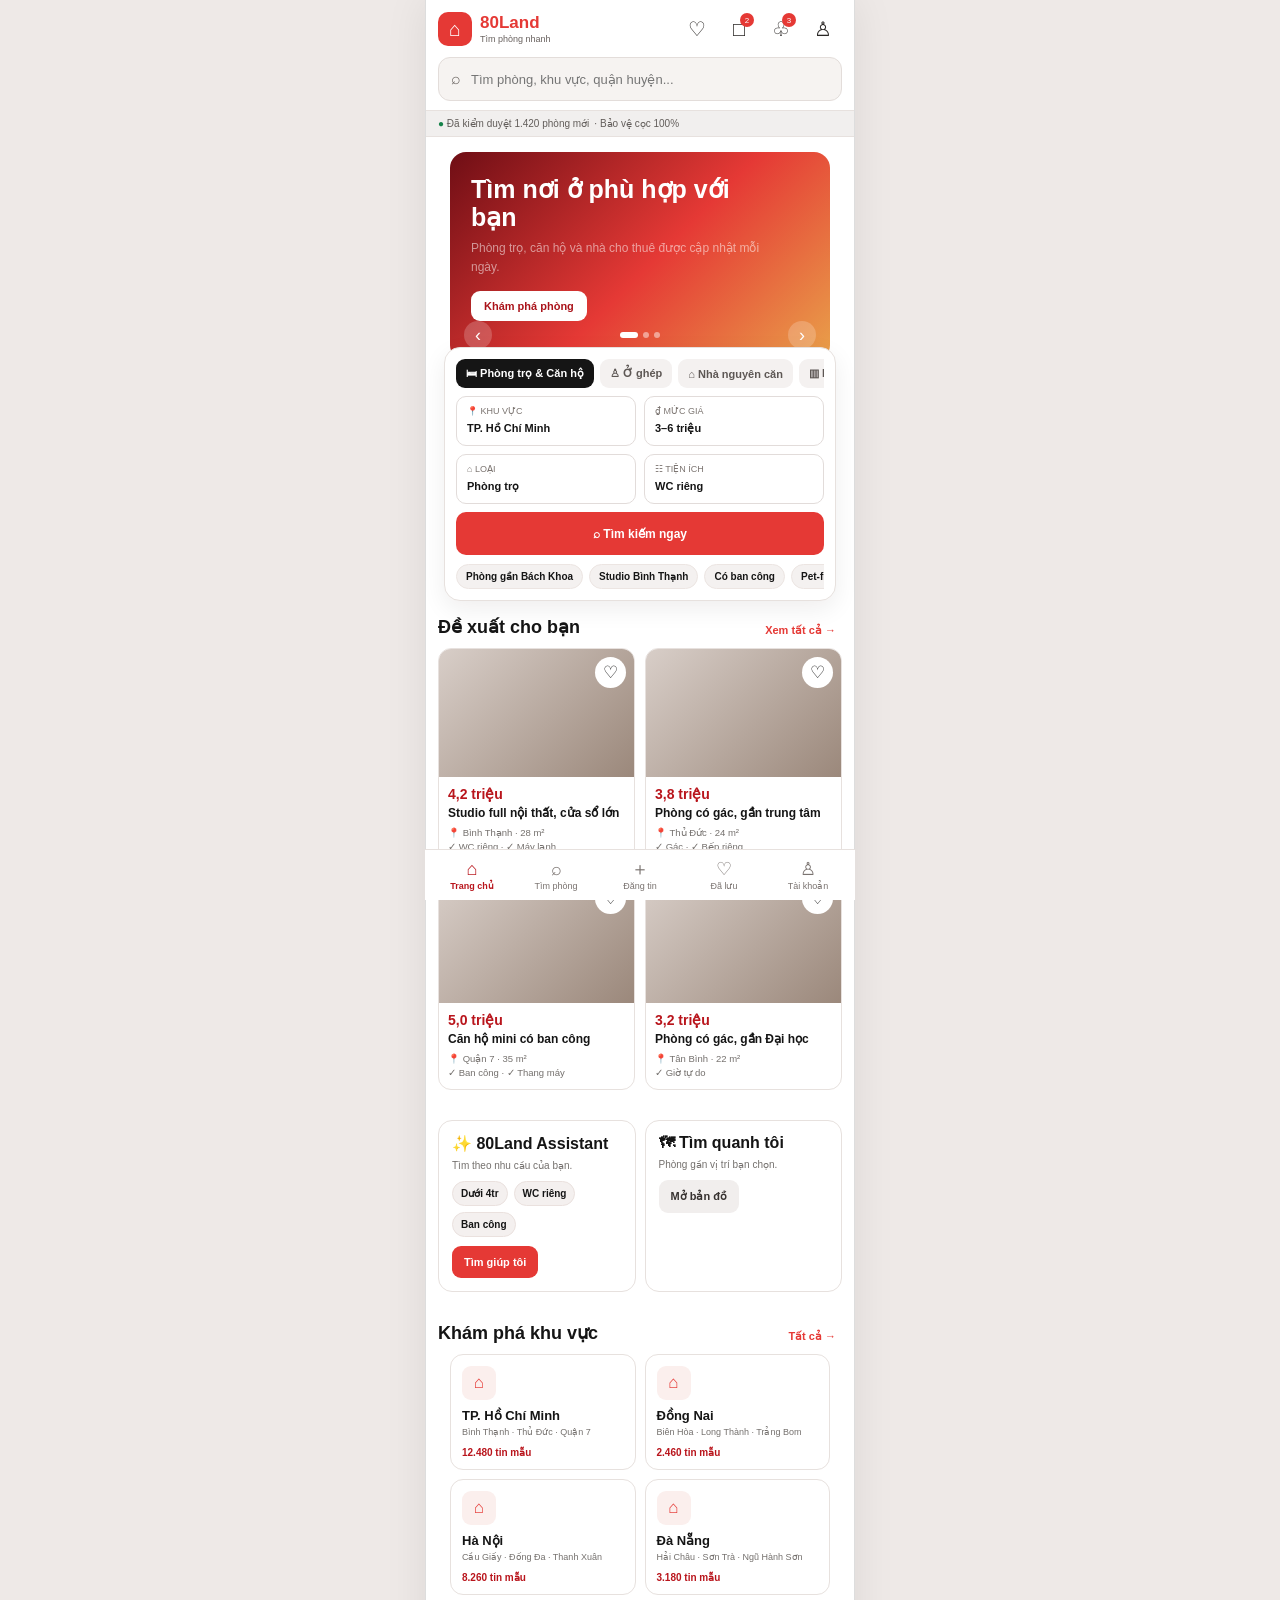
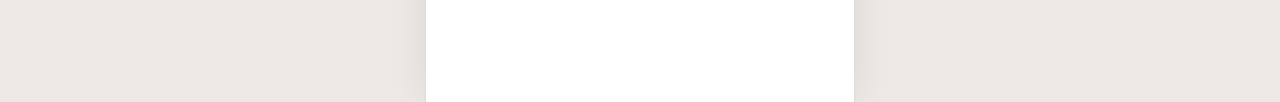
<file: 80Land_V3_Mobile_Prototype/mobile.html>
<!doctype html>
<html lang="vi">
<head>
<meta charset="utf-8">
<meta name="viewport" content="width=device-width, initial-scale=1, viewport-fit=cover">
<title>80Land Mobile Prototype</title>
<style>
:root{
  --red:#e53935;--red-dark:#b9151c;--ink:#151515;--muted:#74706d;
  --line:#e7e1de;--soft:#f6f3f1;--surface:#fff;--green:#16834a;
  --shadow:0 8px 24px rgba(30,20,15,.07);--radius:14px;
}
*{box-sizing:border-box}
html,body{margin:0;padding:0;background:#eee9e7;color:var(--ink);font-family:Arial,Helvetica,sans-serif}
button,input,textarea{font:inherit}
button{border:0;cursor:pointer}
#app{width:100%;max-width:430px;min-height:100vh;margin:0 auto;background:#fff;box-shadow:0 0 40px rgba(0,0,0,.08)}
.top{position:sticky;top:0;z-index:30;background:#fff;border-bottom:1px solid var(--line);padding:10px 12px 9px}
.top-row{display:flex;align-items:center;gap:9px}
.logo{display:flex;align-items:center;gap:8px;min-width:0}
.logo-mark{width:34px;height:34px;border-radius:10px;background:var(--red);color:#fff;display:grid;place-items:center;font-size:20px;font-weight:800}
.logo-text{font-weight:800;font-size:17px;color:var(--red);line-height:1}
.logo-sub{display:block;color:#68615e;font-size:9px;font-weight:500;margin-top:3px}
.top-icon{width:38px;height:38px;border-radius:10px;background:#fff;color:#292624;font-size:20px;position:relative}
.top-icon:hover{background:var(--soft)}
.top-icon .badge{position:absolute;right:4px;top:3px;background:var(--red);color:#fff;font-size:8px;min-width:14px;height:14px;border-radius:99px;display:grid;place-items:center}
.top-actions{display:flex;gap:4px;margin-left:auto}
.search-bar{margin-top:9px;height:44px;background:var(--soft);border:1px solid #e3ddda;border-radius:12px;display:flex;align-items:center;padding:0 12px;gap:8px;color:#6a6461}
.search-bar input{border:0;background:transparent;outline:0;width:100%;font-size:13px;color:var(--ink)}
.status{background:#f1efee;border-bottom:1px solid var(--line);padding:7px 12px;font-size:10px;color:#625d5a;display:flex;gap:5px;white-space:nowrap;overflow:hidden}
.status strong{color:var(--green)}
.view{display:none;padding-bottom:92px}
.view.active{display:block}
.section{padding:15px 12px}
.hero{margin:0 12px;border-radius:16px;overflow:hidden;min-height:188px;position:relative;background:linear-gradient(135deg,#6f0e15,#e53935 53%,#e9a14a);color:#fff}
.slide{display:none;padding:23px 21px 40px}.slide.active{display:block}
.slide h1{font-size:25px;line-height:1.12;margin:0 0 8px;max-width:285px}
.slide p{font-size:12px;line-height:1.55;color:#fff8;max-width:305px;margin:0 0 15px}
.cta{background:#fff;color:#aa131a;border-radius:9px;padding:9px 13px;font-size:11px;font-weight:800}
.slide-nav{position:absolute;left:14px;right:14px;bottom:12px;display:flex;justify-content:space-between;align-items:center}
.arrow{width:28px;height:28px;border-radius:50%;background:#fff3;color:#fff;font-size:18px}
.dots{display:flex;gap:5px}.dot{width:6px;height:6px;border-radius:50%;background:#fff7}.dot.active{width:18px;border-radius:4px;background:#fff}
.search-panel{margin:-22px 18px 0;position:relative;z-index:5;background:#fff;border:1px solid var(--line);border-radius:16px;box-shadow:var(--shadow);padding:11px}
.tabs{display:flex;gap:6px;overflow:auto;padding-bottom:8px}
.tab{white-space:nowrap;background:#f4f1f0;color:#5d5754;border-radius:9px;padding:8px 10px;font-size:11px;font-weight:800}
.tab.active{background:var(--ink);color:#fff}
.filters{display:grid;grid-template-columns:1fr 1fr;gap:8px}
.field{border:1px solid #e2dcda;border-radius:10px;padding:9px 10px;min-height:49px}
.field small{display:block;color:#7b7470;font-size:9px;margin-bottom:2px}.field b{font-size:11px}
.search-btn{grid-column:1/-1;height:43px;border-radius:10px;background:var(--red);color:#fff;font-weight:800;font-size:12px}
.quick{display:flex;gap:6px;overflow:auto;padding-top:9px}
.chip{white-space:nowrap;background:#f4f1f0;border:1px solid #ece5e2;border-radius:99px;padding:6px 9px;font-size:10px;font-weight:700}
.head{display:flex;align-items:end;justify-content:space-between;margin-bottom:10px}
.head h2{margin:0;font-size:18px}.head button{background:transparent;color:var(--red);font-size:11px;font-weight:800}
.cards{display:grid;grid-template-columns:1fr 1fr;gap:10px}
.card{border:1px solid var(--line);border-radius:13px;overflow:hidden;background:#fff}
.card-img{height:128px;background:linear-gradient(135deg,#d8cec8,#9b887b);position:relative}
.fav{position:absolute;right:8px;top:8px;width:31px;height:31px;border-radius:50%;background:#fff;color:#222;font-size:17px}
.card-body{padding:9px}.price{color:var(--red-dark);font-weight:800;font-size:14px}.title{font-size:12px;font-weight:800;line-height:1.35;margin-top:3px}.meta{font-size:9.5px;color:var(--muted);line-height:1.45;margin-top:5px}
.feature{border:1px solid var(--line);background:#fff;border-radius:14px;padding:13px}
.feature h3{margin:0;font-size:16px}.feature p{font-size:10px;color:var(--muted);line-height:1.5;margin:5px 0 8px}
.pill-row{display:flex;gap:6px;flex-wrap:wrap}.pill{background:#f4f0ef;border:1px solid #eae1de;border-radius:99px;padding:6px 8px;font-size:10px;font-weight:700}
.red-btn{background:var(--red);color:#fff;border-radius:9px;padding:10px 12px;font-size:11px;font-weight:800}
.muted-btn{background:#f1eeed;color:#373230;border-radius:9px;padding:10px 12px;font-size:11px;font-weight:800}
.two{display:grid;grid-template-columns:1fr 1fr;gap:9px}
.map-mini{height:175px;border-radius:12px;position:relative;overflow:hidden;background:linear-gradient(25deg,#dce7d7,#cddacb)}
.road{position:absolute;background:#fff9;height:8px;border-radius:9px;transform:rotate(20deg);width:120%}.r1{top:52%;left:-10%}.r2{top:35%;left:5%;transform:rotate(-20deg)}
.pin{position:absolute;width:24px;height:24px;border-radius:50% 50% 50% 0;transform:rotate(-45deg);background:var(--red);border:2px solid #fff}.pin:after{content:"";position:absolute;width:6px;height:6px;border-radius:50%;background:#fff;left:7px;top:7px}.p1{left:22%;top:28%}.p2{left:56%;top:50%}.p3{left:69%;top:24%}
.bottom-nav{position:fixed;bottom:0;left:50%;transform:translateX(-50%);width:min(430px,100vw);z-index:50;background:#fff;border-top:1px solid var(--line);padding:7px 5px calc(7px + env(safe-area-inset-bottom))}
.bottom-grid{display:grid;grid-template-columns:repeat(5,1fr)}
.nav-item{background:#fff;color:#7a7370;font-size:9px;padding:2px 0}.nav-item span{display:block;font-size:18px;line-height:20px;margin-bottom:2px}.nav-item.active{color:var(--red-dark);font-weight:800}
.page-title{padding:15px 12px 8px}.page-title h1{margin:0;font-size:20px}.page-title p{margin:4px 0 0;font-size:10px;color:var(--muted)}
.back{padding:11px 12px 0;background:none;color:#5e5754;font-size:11px;font-weight:700}
.result-controls{display:flex;gap:7px;overflow:auto;padding:0 12px 10px}
.control{white-space:nowrap;border:1px solid #ded8d5;background:#fff;border-radius:9px;padding:8px 10px;font-size:10px;font-weight:700}
.result-list{padding:0 12px;display:grid;gap:10px}
.result-card{display:grid;grid-template-columns:120px 1fr;gap:10px;border:1px solid var(--line);border-radius:13px;background:#fff;padding:8px}
.result-img{height:116px;border-radius:10px;background:linear-gradient(135deg,#d8cec8,#9b887b)}
.result-card .price{font-size:14px}.result-card .title{font-size:12px}.result-card .meta{font-size:9px}
.map-page{padding:0 12px 12px}.map-big{height:480px;border-radius:15px;background:linear-gradient(25deg,#e2ebde,#ccd9ca);position:relative;overflow:hidden}.map-big .pin{transform:scale(1.05) rotate(-45deg)}
.map-toolbar{position:absolute;left:10px;right:10px;top:10px;display:flex;justify-content:space-between}.map-toolbar button{background:#fff;border:1px solid var(--line);border-radius:9px;padding:8px 9px;font-size:10px;font-weight:800}
.property{padding:0 12px}.gallery{height:285px;border-radius:15px;background:linear-gradient(135deg,#d6cbc5,#8d796e);position:relative;overflow:hidden}.gallery .tag{position:absolute;left:10px;top:10px;background:#fff;color:#5d5652;border-radius:99px;padding:6px 8px;font-size:9px;font-weight:800}.gallery .gallery-btn{position:absolute;right:10px;top:10px;background:#fff;color:#222;border-radius:9px;padding:7px 8px;font-size:10px;font-weight:800}
.gallery-dots{position:absolute;bottom:10px;left:50%;transform:translateX(-50%);display:flex;gap:5px}.gallery-dot{width:6px;height:6px;border-radius:50%;background:#fff7}.gallery-dot.active{width:16px;border-radius:4px;background:#fff}
.property-card{border:1px solid var(--line);border-radius:15px;background:#fff;padding:14px;margin-top:10px}.property-card h1{font-size:20px;line-height:1.2;margin:0}.property-price{color:var(--red-dark);font-weight:900;font-size:22px;margin:7px 0}.property-meta{font-size:10px;color:var(--muted);line-height:1.55}
.specs{display:grid;grid-template-columns:1fr 1fr;gap:8px;margin-top:10px}.spec{border:1px solid var(--line);background:#faf8f7;border-radius:10px;padding:9px}.spec b{display:block;font-size:11px}.spec span{font-size:9px;color:var(--muted)}
.action-row{display:grid;grid-template-columns:1.3fr 1fr;gap:8px;margin-top:11px}
.owner{display:flex;align-items:center;gap:9px}.avatar{width:42px;height:42px;border-radius:50%;background:#e7dfdc;display:grid;place-items:center;font-size:18px}.owner b{font-size:12px}.owner span{display:block;color:var(--muted);font-size:9px;margin-top:2px}
.text-block h3{font-size:15px;margin:0 0 6px}.text-block p{margin:0;color:#5f5956;font-size:10px;line-height:1.65}
.notification{border:1px solid var(--line);border-radius:12px;padding:11px;background:#fff}.notification + .notification{margin-top:8px}.notification.unread{border-left:3px solid var(--red);background:#fffafa}.notification b{font-size:12px}.notification p{font-size:9.5px;color:var(--muted);line-height:1.5;margin:4px 0 0}
.saved-card{display:grid;grid-template-columns:112px 1fr;gap:9px;border:1px solid var(--line);border-radius:13px;padding:8px}.saved-img{height:100px;border-radius:10px;background:linear-gradient(135deg,#d8cec8,#9b887b)}.saved-actions{display:flex;gap:6px;margin-top:7px}
.chat-list{display:grid;gap:7px}.chat-item{border:1px solid var(--line);border-radius:12px;padding:10px;background:#fff}.chat-item.active{background:#fff8f7;border-color:#f0cfcc}.chat-top{display:flex;justify-content:space-between}.chat-top b{font-size:11px}.chat-top span{font-size:8px;color:var(--muted)}.chat-item p{font-size:9.5px;color:var(--muted);margin:4px 0 0}
.chat-window{margin-top:9px;border:1px solid var(--line);border-radius:13px;background:#faf8f7;padding:10px;min-height:255px}.bubble{max-width:80%;padding:8px 10px;border-radius:12px;font-size:9px;line-height:1.45;margin-bottom:7px}.bubble.other{background:#fff;border:1px solid var(--line)}.bubble.me{background:#e9eef7;margin-left:auto}.composer{display:flex;gap:6px;margin-top:8px}.composer input{flex:1;border:1px solid var(--line);background:#fff;border-radius:10px;padding:9px;font-size:10px;outline:0}
.profile-card{border:1px solid var(--line);border-radius:14px;padding:13px;background:#fff}.profile-head{display:flex;align-items:center;gap:10px}.profile-avatar{width:56px;height:56px;border-radius:50%;background:#ded4cf;display:grid;place-items:center;font-size:24px}.profile-head h2{margin:0;font-size:16px}.profile-head p{margin:3px 0 0;font-size:9px;color:var(--muted)}.profile-menu{margin-top:11px}.profile-menu button{display:flex;justify-content:space-between;width:100%;padding:11px 0;border-bottom:1px solid #f0ecea;background:#fff;font-size:11px;text-align:left}.stats{display:grid;grid-template-columns:repeat(3,1fr);gap:7px;margin-top:10px}.stat{border:1px solid var(--line);border-radius:10px;background:#faf8f7;padding:9px}.stat b{display:block;font-size:17px}.stat span{font-size:8.5px;color:var(--muted)}
.assistant{padding:0 12px}.assistant-card{border:1px solid var(--line);border-radius:15px;padding:13px;background:#fff}.assistant-label{font-size:10px;color:var(--muted)}.assistant-input{margin-top:6px;border:1px solid var(--line);border-radius:10px;padding:10px;font-size:11px}.assistant-tags{display:flex;gap:6px;flex-wrap:wrap;margin-top:8px}.assistant-tag{border:1px solid var(--line);border-radius:99px;background:#fff;padding:6px 8px;font-size:9px;font-weight:700}.assistant-tag.selected{background:var(--ink);color:#fff;border-color:var(--ink)}
.role-switch{display:flex;gap:6px;overflow:auto;padding:0 12px 9px}.role-btn{white-space:nowrap;border-radius:99px;background:#f3efee;color:#5f5754;padding:7px 10px;font-size:10px;font-weight:800}.role-btn.active{background:var(--ink);color:#fff}
.dashboard{padding:0 12px}.stats-2{display:grid;grid-template-columns:1fr 1fr;gap:8px}.big-stat{border:1px solid var(--line);background:#fff;border-radius:12px;padding:11px}.big-stat b{display:block;font-size:20px;color:var(--red-dark)}.big-stat span{font-size:9px;color:var(--muted)}
.table-card{margin-top:9px;border:1px solid var(--line);border-radius:13px;background:#fff;overflow:hidden}.table-row{padding:10px;border-bottom:1px solid #f0ecea}.table-row:last-child{border-bottom:0}.table-row b{display:block;font-size:10px}.table-row span{display:block;margin-top:3px;font-size:9px;color:var(--muted)}
.province-grid{display:grid;grid-template-columns:1fr 1fr;gap:9px;padding:0 12px}.province{border:1px solid var(--line);border-radius:13px;background:#fff;padding:11px}.province .icon{width:34px;height:34px;border-radius:9px;background:#fbefed;display:grid;place-items:center;color:var(--red);font-size:17px}.province h3{font-size:13px;margin:8px 0 3px}.province p{font-size:9px;color:var(--muted);line-height:1.45;margin:0}.province .count{margin-top:8px;color:var(--red-dark);font-size:10px;font-weight:800}
.empty{border:1px dashed #d8cfcc;border-radius:13px;background:#fbf9f8;padding:22px;text-align:center;color:var(--muted)}.empty b{display:block;color:var(--ink);font-size:13px;margin-bottom:4px}.empty span{font-size:9px}
.toast{position:fixed;left:50%;bottom:88px;transform:translateX(-50%) translateY(10px);background:#171515;color:#fff;padding:8px 11px;border-radius:9px;font-size:9px;opacity:0;pointer-events:none;transition:.18s;z-index:80}.toast.show{opacity:1;transform:translateX(-50%) translateY(0)}
@media(min-width:431px){#app{border-left:1px solid #ddd;border-right:1px solid #ddd}}
</style>
</head>
<body>
<div id="app">
<header class="top">
  <div class="top-row">
    <div class="logo"><div class="logo-mark">⌂</div><div><div class="logo-text">80Land</div><span class="logo-sub">Tìm phòng nhanh</span></div></div>
    <div class="top-actions">
      <button class="top-icon" data-route="saved">♡</button>
      <button class="top-icon" data-route="messages">□<span class="badge" id="msgBadge">2</span></button>
      <button class="top-icon" data-route="notifications">♧<span class="badge" id="notiBadge">3</span></button>
      <button class="top-icon" data-route="profile">♙</button>
    </div>
  </div>
  <label class="search-bar">⌕<input id="globalSearch" placeholder="Tìm phòng, khu vực, quận huyện..." /></label>
</header>
<div class="status"><span><strong>●</strong> Đã kiểm duyệt 1.420 phòng mới</span> · Bảo vệ cọc 100%</div>

<main>
<section class="view active" id="home">
  <div class="section" style="padding-bottom:8px">
    <div class="hero">
      <div class="slide active"><h1>Tìm nơi ở phù hợp với bạn</h1><p>Phòng trọ, căn hộ và nhà cho thuê được cập nhật mỗi ngày.</p><button class="cta" data-route="search">Khám phá phòng</button></div>
      <div class="slide"><h1>Tìm đúng nhu cầu, bớt mất thời gian</h1><p>Lọc theo giá, khu vực, loại phòng và tiện ích.</p><button class="cta" data-route="assistant">Tìm với trợ lý</button></div>
      <div class="slide"><h1>Phòng quanh bạn</h1><p>Dùng bản đồ và vị trí để xem các phòng gần khu vực đang đứng.</p><button class="cta" data-route="map">Xem bản đồ</button></div>
      <div class="slide-nav"><button class="arrow" id="prev">‹</button><div class="dots"><span class="dot active"></span><span class="dot"></span><span class="dot"></span></div><button class="arrow" id="next">›</button></div>
    </div>
  </div>

  <div class="search-panel">
    <div class="tabs"><button class="tab active">🛏 Phòng trọ & Căn hộ</button><button class="tab">♙ Ở ghép</button><button class="tab">⌂ Nhà nguyên căn</button><button class="tab">▥ Mặt bằng</button></div>
    <div class="filters">
      <div class="field"><small>📍 KHU VỰC</small><b>TP. Hồ Chí Minh</b></div>
      <div class="field"><small>₫ MỨC GIÁ</small><b>3–6 triệu</b></div>
      <div class="field"><small>⌂ LOẠI</small><b>Phòng trọ</b></div>
      <div class="field"><small>☷ TIỆN ÍCH</small><b>WC riêng</b></div>
      <button class="search-btn" data-route="search">⌕ Tìm kiếm ngay</button>
    </div>
    <div class="quick"><span class="chip">Phòng gần Bách Khoa</span><span class="chip">Studio Bình Thạnh</span><span class="chip">Có ban công</span><span class="chip">Pet-friendly</span></div>
  </div>

  <div class="section">
    <div class="head"><h2>Đề xuất cho bạn</h2><button data-route="search">Xem tất cả →</button></div>
    <div class="cards">
      <article class="card" data-route="detail"><div class="card-img"><button class="fav">♡</button></div><div class="card-body"><div class="price">4,2 triệu</div><div class="title">Studio full nội thất, cửa sổ lớn</div><div class="meta">📍 Bình Thạnh · 28 m²<br>✓ WC riêng · ✓ Máy lạnh</div></div></article>
      <article class="card" data-route="detail"><div class="card-img"><button class="fav">♡</button></div><div class="card-body"><div class="price">3,8 triệu</div><div class="title">Phòng có gác, gần trung tâm</div><div class="meta">📍 Thủ Đức · 24 m²<br>✓ Gác · ✓ Bếp riêng</div></div></article>
      <article class="card" data-route="detail"><div class="card-img"><button class="fav">♡</button></div><div class="card-body"><div class="price">5,0 triệu</div><div class="title">Căn hộ mini có ban công</div><div class="meta">📍 Quận 7 · 35 m²<br>✓ Ban công · ✓ Thang máy</div></div></article>
      <article class="card" data-route="detail"><div class="card-img"><button class="fav">♡</button></div><div class="card-body"><div class="price">3,2 triệu</div><div class="title">Phòng có gác, gần Đại học</div><div class="meta">📍 Tân Bình · 22 m²<br>✓ Giờ tự do</div></div></article>
    </div>
  </div>

  <div class="section">
    <div class="two">
      <div class="feature"><h3>✨ 80Land Assistant</h3><p>Tìm theo nhu cầu của bạn.</p><div class="pill-row"><span class="pill">Dưới 4tr</span><span class="pill">WC riêng</span><span class="pill">Ban công</span></div><button class="red-btn" data-route="assistant" style="margin-top:9px">Tìm giúp tôi</button></div>
      <div class="feature"><h3>🗺 Tìm quanh tôi</h3><p>Phòng gần vị trí bạn chọn.</p><button class="muted-btn" data-route="map">Mở bản đồ</button></div>
    </div>
  </div>

  <div class="section">
    <div class="head"><h2>Khám phá khu vực</h2><button data-route="provinces">Tất cả →</button></div>
    <div class="province-grid">
      <article class="province" data-route="province"><div class="icon">⌂</div><h3>TP. Hồ Chí Minh</h3><p>Bình Thạnh · Thủ Đức · Quận 7</p><div class="count">12.480 tin mẫu</div></article>
      <article class="province" data-route="province"><div class="icon">⌂</div><h3>Đồng Nai</h3><p>Biên Hòa · Long Thành · Trảng Bom</p><div class="count">2.460 tin mẫu</div></article>
      <article class="province" data-route="province"><div class="icon">⌂</div><h3>Hà Nội</h3><p>Cầu Giấy · Đống Đa · Thanh Xuân</p><div class="count">8.260 tin mẫu</div></article>
      <article class="province" data-route="province"><div class="icon">⌂</div><h3>Đà Nẵng</h3><p>Hải Châu · Sơn Trà · Ngũ Hành Sơn</p><div class="count">3.180 tin mẫu</div></article>
    </div>
  </div>
</section>

<section class="view" id="search">
  <button class="back" data-route="home">← Trang chủ</button>
  <div class="page-title"><h1>Phòng trọ tại TP. Hồ Chí Minh</h1><p>1.420 kết quả mẫu · Sắp xếp theo phù hợp nhất</p></div>
  <div class="result-controls"><button class="control">📍 TP.HCM</button><button class="control">₫ 3–6 triệu</button><button class="control">⌂ Phòng trọ</button><button class="control">☷ Tiện ích</button><button class="control" data-route="assistant">✨ Gợi ý</button></div>
  <div class="result-list">
    <article class="result-card" data-route="detail"><div class="result-img"></div><div><div class="price">4,2 triệu/tháng</div><div class="title">Studio Bình Thạnh, full nội thất</div><div class="meta">📍 Phường 25 · 28 m²<br>✓ WC riêng · ✓ Máy lạnh<br>♡ 18 người lưu</div></div></article>
    <article class="result-card" data-route="detail"><div class="result-img"></div><div><div class="price">3,8 triệu/tháng</div><div class="title">Phòng có gác, gần Phạm Văn Đồng</div><div class="meta">📍 Thủ Đức · 24 m²<br>✓ Gác · ✓ Giờ tự do</div></div></article>
    <article class="result-card" data-route="detail"><div class="result-img"></div><div><div class="price">5,5 triệu/tháng</div><div class="title">Căn hộ mini có ban công</div><div class="meta">📍 Quận 7 · 32 m²<br>✓ Ban công · ✓ Thang máy</div></div></article>
    <article class="result-card" data-route="detail"><div class="result-img"></div><div><div class="price">3,5 triệu/tháng</div><div class="title">Phòng mới, giờ giấc tự do</div><div class="meta">📍 Tân Bình · 20 m²<br>✓ Gần trường · ✓ WC riêng</div></div></article>
  </div>
</section>

<section class="view" id="map">
  <button class="back" data-route="home">← Trang chủ</button>
  <div class="page-title"><h1>Tìm phòng quanh bạn</h1><p>Định vị, bán kính và bộ lọc cùng lúc.</p></div>
  <div class="map-page"><div class="map-big"><div class="map-toolbar"><button id="locateBtn">⌖ Vị trí của tôi</button><button>☷ Bộ lọc</button></div><div class="road r1"></div><div class="road r2"></div><span class="pin p1"></span><span class="pin p2"></span><span class="pin p3"></span><div style="position:absolute;left:10px;right:10px;bottom:10px;background:#fff;border-radius:12px;padding:10px;display:flex;justify-content:space-between;align-items:center;border:1px solid var(--line)"><div><b style="font-size:11px">24 phòng trong 2 km</b><div style="font-size:9px;color:var(--muted)">TP. Hồ Chí Minh · dưới 6 triệu</div></div><button class="red-btn" data-route="search">Xem danh sách</button></div></div></div>
</section>

<section class="view" id="detail">
  <button class="back" data-route="search">← Kết quả tìm kiếm</button>
  <div class="property">
    <div class="gallery"><span class="tag">Tin xác thực</span><button class="gallery-btn">▧ 8 ảnh</button><div class="gallery-dots"><span class="gallery-dot active"></span><span class="gallery-dot"></span><span class="gallery-dot"></span><span class="gallery-dot"></span></div></div>
    <div class="property-card">
      <h1>Studio full nội thất, cửa sổ lớn, gần trung tâm</h1>
      <div class="property-price">4,2 triệu/tháng</div>
      <div class="property-meta">📍 Phường 25, Bình Thạnh, TP.HCM<br>Đăng 2 giờ trước · 128 lượt xem</div>
      <div class="specs">
        <div class="spec"><b>28 m²</b><span>Diện tích</span></div><div class="spec"><b>1 phòng</b><span>Không gian</span></div>
        <div class="spec"><b>WC riêng</b><span>Tiện ích</span></div><div class="spec"><b>Máy lạnh</b><span>Thiết bị</span></div>
      </div>
      <div class="action-row"><button class="red-btn" id="saveDetail">♡ Lưu tin</button><button class="muted-btn" data-route="messages">💬 Nhắn chủ</button></div>
    </div>
    <div class="property-card text-block"><h3>Mô tả phòng</h3><p>Phòng sạch, thoáng, đầy đủ nội thất cơ bản. Khu vực an ninh, thuận tiện đi các quận trung tâm. Có chỗ để xe và giờ giấc tự do.</p></div>
    <div class="property-card"><h3 style="font-size:15px;margin:0 0 8px">Tiện ích</h3><div class="pill-row"><span class="pill">✓ Wifi</span><span class="pill">✓ Máy giặt</span><span class="pill">✓ Chỗ để xe</span><span class="pill">✓ Ban công</span><span class="pill">✓ Pet-friendly</span></div></div>
    <div class="property-card"><h3 style="font-size:15px;margin:0 0 8px">Chủ trọ</h3><div class="owner"><div class="avatar">👤</div><div><b>Nguyễn Minh</b><span>Phản hồi nhanh · 96% đánh giá tốt</span></div></div><div class="action-row"><button class="muted-btn">☎ Gọi</button><button class="red-btn" data-route="messages">💬 Nhắn tin</button></div></div>
    <div class="property-card"><h3 style="font-size:15px;margin:0 0 8px">Vị trí</h3><div class="map-mini"><div class="road r1"></div><div class="road r2"></div><span class="pin p1"></span><span class="pin p2"></span></div><button class="muted-btn" data-route="map" style="margin-top:8px;width:100%">📍 Mở bản đồ</button></div>
    <div class="section" style="padding:15px 0 0"><div class="head"><h2>Phòng tương tự</h2><button data-route="search">Xem thêm →</button></div><div class="cards"><article class="card"><div class="card-img"></div><div class="card-body"><div class="price">3,8 triệu</div><div class="title">Phòng có gác Thủ Đức</div><div class="meta">📍 Thủ Đức</div></div></article><article class="card"><div class="card-img"></div><div class="card-body"><div class="price">5,0 triệu</div><div class="title">Căn hộ mini Quận 7</div><div class="meta">📍 Quận 7</div></div></article></div></div>
  </div>
</section>

<section class="view" id="saved">
  <button class="back" data-route="home">← Trang chủ</button>
  <div class="page-title"><h1>Tin đã lưu</h1><p id="savedCount">Bạn đang lưu 3 phòng</p></div>
  <div class="section"><div class="saved-card" data-route="detail"><div class="saved-img"></div><div><div class="price">4,2 triệu/tháng</div><div class="title">Studio Bình Thạnh</div><div class="meta">📍 Bình Thạnh · 28 m²<br>Đã lưu hôm nay</div><div class="saved-actions"><button class="muted-btn" data-route="messages">💬 Nhắn</button><button class="red-btn" data-remove-save>♥</button></div></div></div>
  <div style="height:8px"></div>
  <div class="saved-card" data-route="detail"><div class="saved-img"></div><div><div class="price">3,8 triệu/tháng</div><div class="title">Phòng có gác Thủ Đức</div><div class="meta">📍 Thủ Đức · 24 m²<br>Đã lưu hôm qua</div><div class="saved-actions"><button class="muted-btn" data-route="messages">💬 Nhắn</button><button class="red-btn" data-remove-save>♥</button></div></div></div></div>
  <div class="section"><div class="empty"><b>Muốn tìm thêm?</b><span>Mở danh sách phòng để tiếp tục khám phá.</span><br><button class="red-btn" data-route="search" style="margin-top:8px">Tìm phòng</button></div></div>
</section>

<section class="view" id="messages">
  <button class="back" data-route="home">← Trang chủ</button>
  <div class="page-title"><h1>Tin nhắn</h1><p>6 cuộc trò chuyện</p></div>
  <div class="section"><div class="chat-list">
    <button class="chat-item active" data-chat="0"><div class="chat-top"><b>Chủ trọ Minh · Căn hộ Quận 7</b><span>08:30</span></div><p>Mình có thể xem phòng lúc 18:30.</p></button>
    <button class="chat-item" data-chat="1"><div class="chat-top"><b>Chủ trọ Hoa · Phòng Thủ Đức</b><span>Hôm qua</span></div><p>Đã gửi thêm video phòng.</p></button>
    <button class="chat-item" data-chat="2"><div class="chat-top"><b>Nguyễn Văn A · Studio Bình Thạnh</b><span>Hôm qua</span></div><p>Phòng còn trống không ạ?</p></button>
  </div>
  <div class="chat-window" id="chatWindow"><div class="bubble other">Phòng còn trống nhé bạn. Bạn muốn xem lúc nào?</div><div class="bubble me">Mình xem 18:30 hôm nay được không?</div><div class="bubble other">Được nhé, mình gửi địa chỉ cho bạn.</div></div>
  <div class="composer"><input placeholder="Nhập tin nhắn..." id="messageInput"><button class="red-btn" id="sendMessage">Gửi</button></div></div>
</section>

<section class="view" id="notifications">
  <button class="back" data-route="home">← Trang chủ</button>
  <div class="page-title"><h1>Thông báo</h1><p>3 thông báo chưa đọc</p></div>
  <div class="section">
    <div class="notification unread"><b>Tin đăng được duyệt</b><p>“Studio Bình Thạnh” đã được hệ thống duyệt và đang hiển thị.</p></div>
    <div class="notification unread"><b>Có người lưu tin của bạn</b><p>Một tin đăng của bạn vừa nhận thêm lượt quan tâm.</p></div>
    <div class="notification unread"><b>Gợi ý mới</b><p>3 phòng mới phù hợp với bộ tiêu chí bạn đã lưu.</p></div>
    <div class="notification"><b>Bảo vệ giao dịch</b><p>Có hướng dẫn an toàn khi đặt cọc và liên hệ chủ trọ.</p></div>
  </div>
</section>

<section class="view" id="profile">
  <button class="back" data-route="home">← Trang chủ</button>
  <div class="section">
    <div class="profile-card"><div class="profile-head"><div class="profile-avatar">👤</div><div><h2>Quang Tuấn</h2><p>Thành viên từ 2026 · TP.HCM</p></div></div>
      <div class="stats"><div class="stat"><b>12</b><span>Tin đã lưu</span></div><div class="stat"><b>38</b><span>Lượt xem</span></div><div class="stat"><b>6</b><span>Cuộc trò chuyện</span></div></div>
    </div>
    <div class="profile-card" style="margin-top:9px"><div class="profile-menu">
      <button>Thông tin cá nhân <span>›</span></button>
      <button data-route="saved">Tin đã lưu <span>›</span></button>
      <button data-route="messages">Tin nhắn <span>›</span></button>
      <button data-route="notifications">Thông báo <span>›</span></button>
      <button>Ví & kiếm tiền <span>›</span></button>
      <button>Cài đặt <span>›</span></button>
    </div></div>
  </div>
</section>

<section class="view" id="assistant">
  <button class="back" data-route="home">← Trang chủ</button>
  <div class="page-title"><h1>80Land Assistant</h1><p>Tìm phòng theo nhu cầu thay vì lọc hàng chục mục.</p></div>
  <div class="assistant">
    <div class="assistant-card"><div class="assistant-label">Bạn muốn tìm phòng ở đâu?</div><div class="assistant-input">📍 TP. Hồ Chí Minh</div>
      <div class="assistant-label" style="margin-top:10px">Ưu tiên của bạn</div>
      <div class="assistant-tags"><button class="assistant-tag selected">Dưới 4 triệu</button><button class="assistant-tag selected">WC riêng</button><button class="assistant-tag">Có ban công</button><button class="assistant-tag">Pet-friendly</button><button class="assistant-tag">Không chung chủ</button><button class="assistant-tag">Gần trường</button></div>
      <button class="red-btn" data-route="search" style="width:100%;margin-top:12px">✨ Gợi ý phòng phù hợp</button>
    </div>
    <div class="section" style="padding:12px 0 0"><div class="head"><h2>Gợi ý 92% phù hợp</h2><button data-route="search">Xem tất cả →</button></div><div class="cards"><article class="card" data-route="detail"><div class="card-img"></div><div class="card-body"><div class="price">3,9 triệu</div><div class="title">Studio Bình Thạnh</div><div class="meta">92% phù hợp · WC riêng</div></div></article><article class="card" data-route="detail"><div class="card-img"></div><div class="card-body"><div class="price">3,6 triệu</div><div class="title">Phòng gác Thủ Đức</div><div class="meta">88% phù hợp · Gần trường</div></div></article></div></div>
  </div>
</section>

<section class="view" id="provinces">
  <button class="back" data-route="home">← Trang chủ</button>
  <div class="page-title"><h1>Khám phá khu vực</h1><p>Chọn tỉnh/thành để mở luồng tìm phòng.</p></div>
  <div class="province-grid">
    <article class="province" data-route="province"><div class="icon">⌂</div><h3>TP. Hồ Chí Minh</h3><p>Bình Thạnh · Thủ Đức · Quận 7</p><div class="count">12.480 tin</div></article>
    <article class="province" data-route="province"><div class="icon">⌂</div><h3>Hà Nội</h3><p>Cầu Giấy · Đống Đa · Thanh Xuân</p><div class="count">8.260 tin</div></article>
    <article class="province" data-route="province"><div class="icon">⌂</div><h3>Đà Nẵng</h3><p>Hải Châu · Sơn Trà · Ngũ Hành Sơn</p><div class="count">3.180 tin</div></article>
    <article class="province" data-route="province"><div class="icon">⌂</div><h3>Đồng Nai</h3><p>Biên Hòa · Long Thành · Trảng Bom</p><div class="count">2.460 tin</div></article>
    <article class="province" data-route="province"><div class="icon">⌂</div><h3>Bình Dương</h3><p>Dĩ An · Thuận An · Thủ Dầu Một</p><div class="count">2.150 tin</div></article>
    <article class="province" data-route="province"><div class="icon">⌂</div><h3>Cần Thơ</h3><p>Ninh Kiều · Cái Răng · Bình Thủy</p><div class="count">1.280 tin</div></article>
    <article class="province" data-route="province"><div class="icon">⌂</div><h3>Hải Phòng</h3><p>Lê Chân · Ngô Quyền · Hải An</p><div class="count">1.460 tin</div></article>
    <article class="province" data-route="province"><div class="icon">⌂</div><h3>Long An</h3><p>Tân An · Bến Lức · Đức Hòa</p><div class="count">980 tin</div></article>
  </div>
</section>

<section class="view" id="province">
  <button class="back" data-route="provinces">← Khu vực</button>
  <div class="page-title"><h1>Tìm phòng tại TP. Hồ Chí Minh</h1><p>12.480 tin mẫu · Bình Thạnh · Thủ Đức · Quận 7</p></div>
  <div class="section"><div class="feature"><h3>Khu vực nổi bật</h3><p>Chạm để lọc nhanh.</p><div class="pill-row"><span class="pill">Bình Thạnh</span><span class="pill">Thủ Đức</span><span class="pill">Quận 7</span><span class="pill">Tân Bình</span></div><div style="margin-top:9px"><button class="red-btn" data-route="search">Xem phòng</button></div></div></div>
  <div class="section"><div class="head"><h2>Phòng đề xuất</h2><button data-route="search">Xem tất cả →</button></div><div class="cards"><article class="card" data-route="detail"><div class="card-img"></div><div class="card-body"><div class="price">4,2 triệu</div><div class="title">Studio Bình Thạnh</div><div class="meta">📍 Bình Thạnh · 28 m²</div></div></article><article class="card" data-route="detail"><div class="card-img"></div><div class="card-body"><div class="price">3,8 triệu</div><div class="title">Phòng gác Thủ Đức</div><div class="meta">📍 Thủ Đức · 24 m²</div></div></article></div></div>
  <div class="section"><div class="head"><h2>Tìm quanh khu vực</h2><button data-route="map">Bản đồ →</button></div><div class="map-mini"><div class="road r1"></div><div class="road r2"></div><span class="pin p1"></span><span class="pin p2"></span><span class="pin p3"></span></div></div>
</section>

<section class="view" id="landlord">
  <button class="back" data-route="home">← Trang chủ</button>
  <div class="page-title"><h1>Chủ trọ</h1><p>Quản lý tin đăng và khách quan tâm.</p></div>
  <div class="role-switch"><button class="role-btn active">Tổng quan</button><button class="role-btn">Tin đăng</button><button class="role-btn">Khách quan tâm</button><button class="role-btn">Thống kê</button></div>
  <div class="dashboard"><div class="stats-2"><div class="big-stat"><b>18</b><span>Tin đang hiển thị</span></div><div class="big-stat"><b>2.4K</b><span>Lượt xem</span></div><div class="big-stat"><b>86</b><span>Khách quan tâm</span></div><div class="big-stat"><b>12,6tr</b><span>Doanh thu</span></div></div>
    <div class="table-card"><div class="table-row"><b>Studio Bình Thạnh</b><span class="status-ok">Đang hiển thị · 428 lượt xem</span></div><div class="table-row"><b>Phòng gác Thủ Đức</b><span>Đang hiển thị · 315 lượt xem</span></div><div class="table-row"><b>Căn hộ Quận 7</b><span>Chờ duyệt · 0 lượt xem</span></div></div>
    <button class="red-btn" style="width:100%;margin-top:9px" id="createListing">＋ Đăng tin mới</button>
  </div>
</section>

<section class="view" id="admin">
  <button class="back" data-route="home">← Trang chủ</button>
  <div class="page-title"><h1>Admin</h1><p>Kiểm duyệt, người dùng, báo cáo và audit.</p></div>
  <div class="role-switch"><button class="role-btn active">Tổng quan</button><button class="role-btn">Người dùng</button><button class="role-btn">Tin đăng</button><button class="role-btn">Báo cáo</button></div>
  <div class="dashboard"><div class="stats-2"><div class="big-stat"><b>18.2K</b><span>Người dùng</span></div><div class="big-stat"><b>25.4K</b><span>Tin đăng</span></div><div class="big-stat"><b>142</b><span>Chờ duyệt</span></div><div class="big-stat"><b>23</b><span>Báo cáo</span></div></div>
    <div class="table-card"><div class="table-row"><b>Tin #80L-1420</b><span>Chờ duyệt · Kiểm tra</span></div><div class="table-row"><b>Tài khoản #9921</b><span>Bình thường · Xem</span></div><div class="table-row"><b>Báo cáo #183</b><span>Cần xử lý · Mở</span></div></div>
  </div>
</section>
</main>

<nav class="bottom-nav">
  <div class="bottom-grid">
    <button class="nav-item active" data-route="home"><span>⌂</span>Trang chủ</button>
    <button class="nav-item" data-route="search"><span>⌕</span>Tìm phòng</button>
    <button class="nav-item" id="addButton"><span>＋</span>Đăng tin</button>
    <button class="nav-item" data-route="saved"><span>♡</span>Đã lưu</button>
    <button class="nav-item" data-route="profile"><span>♙</span>Tài khoản</button>
  </div>
</nav>

<div class="toast" id="toast"></div>
</div>
<script>
const views=[...document.querySelectorAll('.view')];
let current='home';
let slideIndex=0;
const slides=[...document.querySelectorAll('.slide')], dots=[...document.querySelectorAll('.dot')];
function showToast(msg){const t=document.getElementById('toast');t.textContent=msg;t.classList.add('show');clearTimeout(window.__toast);window.__toast=setTimeout(()=>t.classList.remove('show'),1800)}
function route(name){
  if(!document.getElementById(name)) name='home';
  current=name;
  views.forEach(v=>v.classList.toggle('active',v.id===name));
  document.querySelectorAll('.nav-item').forEach(b=>b.classList.toggle('active',b.dataset.route===name));
  window.scrollTo({top:0,behavior:'smooth'});
  location.hash=name;
}
document.addEventListener('click',e=>{
  const r=e.target.closest('[data-route]');
  if(r){e.preventDefault();route(r.dataset.route)}
});
document.getElementById('prev').onclick=()=>changeSlide(-1);
document.getElementById('next').onclick=()=>changeSlide(1);
function changeSlide(d){
  slideIndex=(slideIndex+d+slides.length)%slides.length;
  slides.forEach((s,i)=>s.classList.toggle('active',i===slideIndex));
  dots.forEach((d,i)=>d.classList.toggle('active',i===slideIndex));
}
setInterval(()=>changeSlide(1),5200);

document.querySelectorAll('.tab').forEach(t=>t.onclick=()=>{
  document.querySelectorAll('.tab').forEach(x=>x.classList.remove('active'));t.classList.add('active');
});
document.querySelectorAll('.fav').forEach(b=>b.onclick=e=>{e.stopPropagation();b.textContent=b.textContent==='♡'?'♥':'♡';b.style.color=b.textContent==='♥'?'var(--red)':'#222';showToast(b.textContent==='♥'?'Đã lưu tin':'Đã bỏ lưu')});
document.getElementById('saveDetail').onclick=()=>showToast('Đã lưu tin');
document.getElementById('locateBtn').onclick=()=>showToast('Đã dùng vị trí hiện tại');
document.querySelectorAll('.assistant-tag').forEach(b=>b.onclick=()=>b.classList.toggle('selected'));
document.getElementById('sendMessage').onclick=()=>{
  const i=document.getElementById('messageInput'), w=document.getElementById('chatWindow');
  const v=i.value.trim();if(!v)return;const b=document.createElement('div');b.className='bubble me';b.textContent=v;w.appendChild(b);i.value='';w.scrollTop=w.scrollHeight;showToast('Đã gửi tin nhắn');
};
document.querySelectorAll('.chat-item').forEach(c=>c.onclick=()=>{document.querySelectorAll('.chat-item').forEach(x=>x.classList.remove('active'));c.classList.add('active');showToast('Đã mở cuộc trò chuyện')});
document.querySelectorAll('[data-remove-save]').forEach(b=>b.onclick=e=>{e.stopPropagation();b.closest('.saved-card').remove();document.getElementById('savedCount').textContent='Bạn đang lưu 2 phòng';showToast('Đã bỏ lưu tin')});
document.getElementById('createListing').onclick=()=>showToast('Mở luồng đăng tin mới');
document.getElementById('addButton').onclick=()=>route('landlord');

if(location.hash.slice(1) && document.getElementById(location.hash.slice(1))) route(location.hash.slice(1));
</script>
</body>
</html>
</file>
